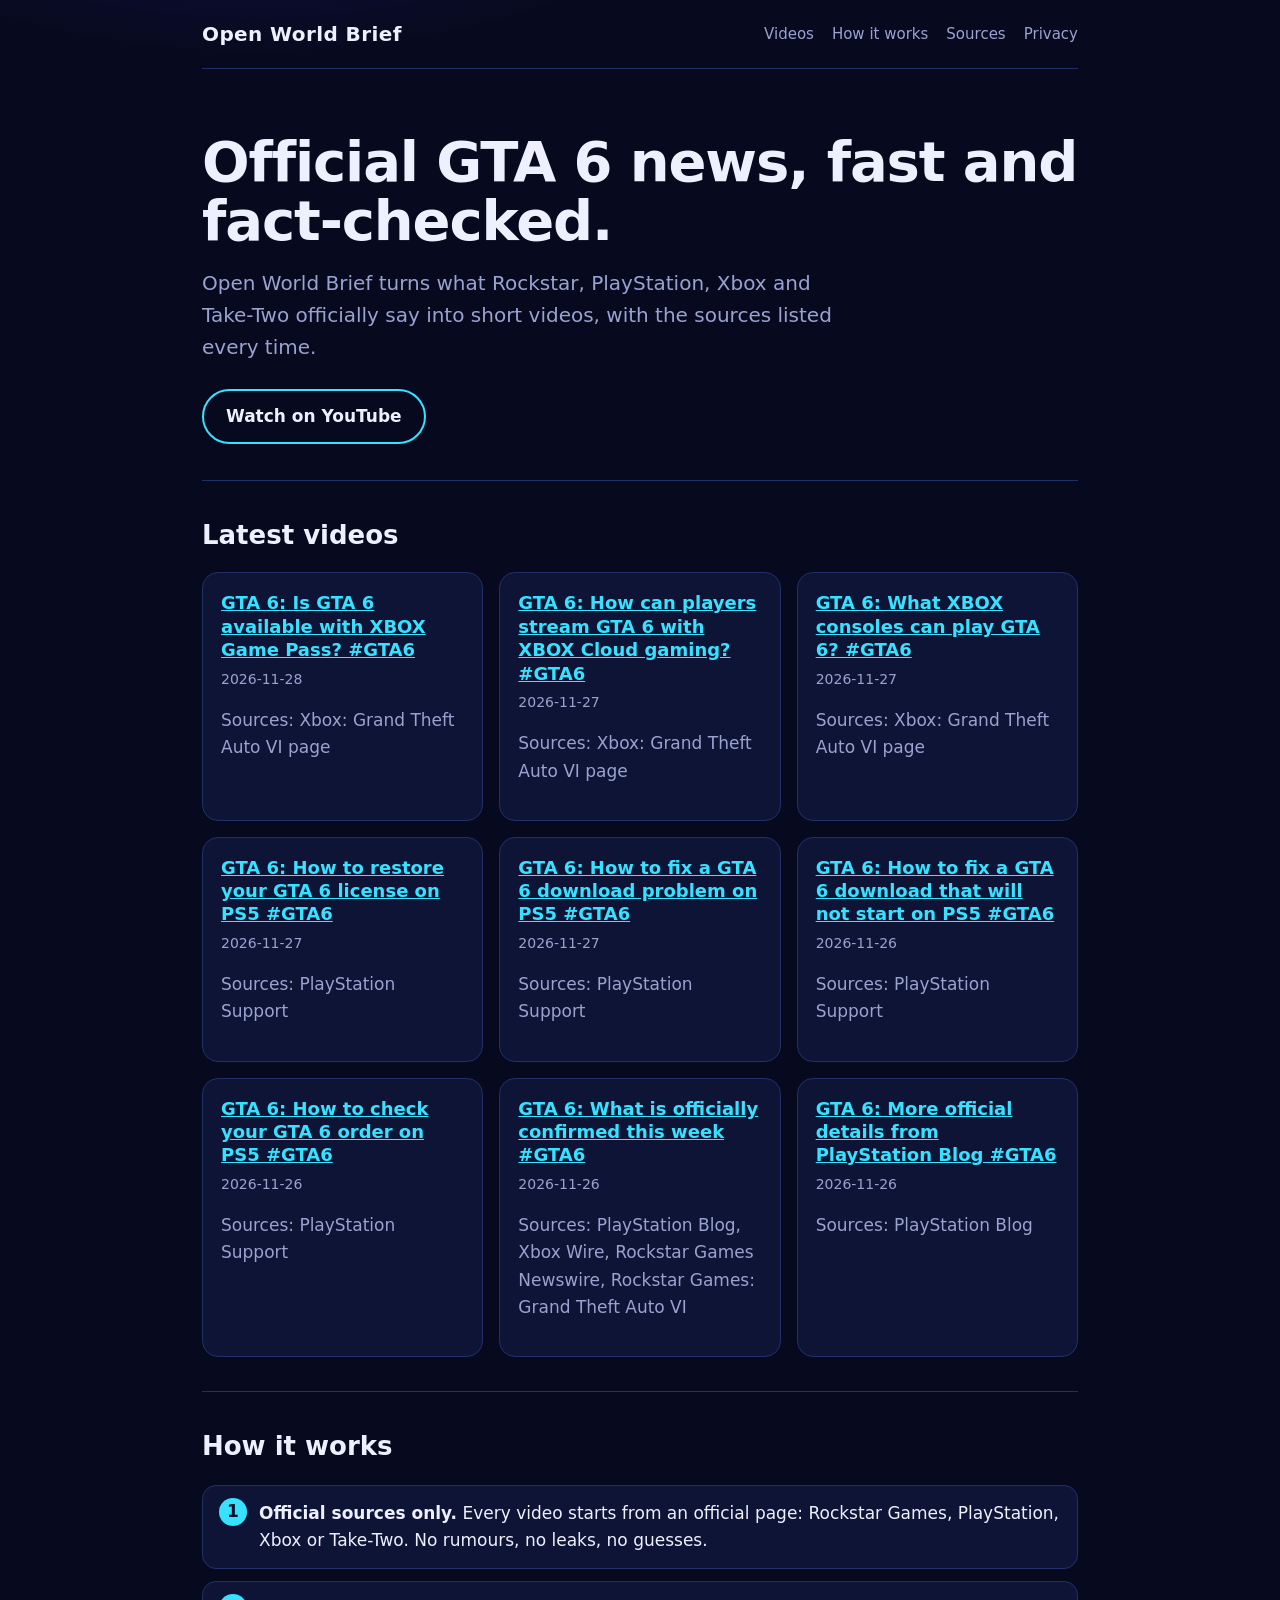
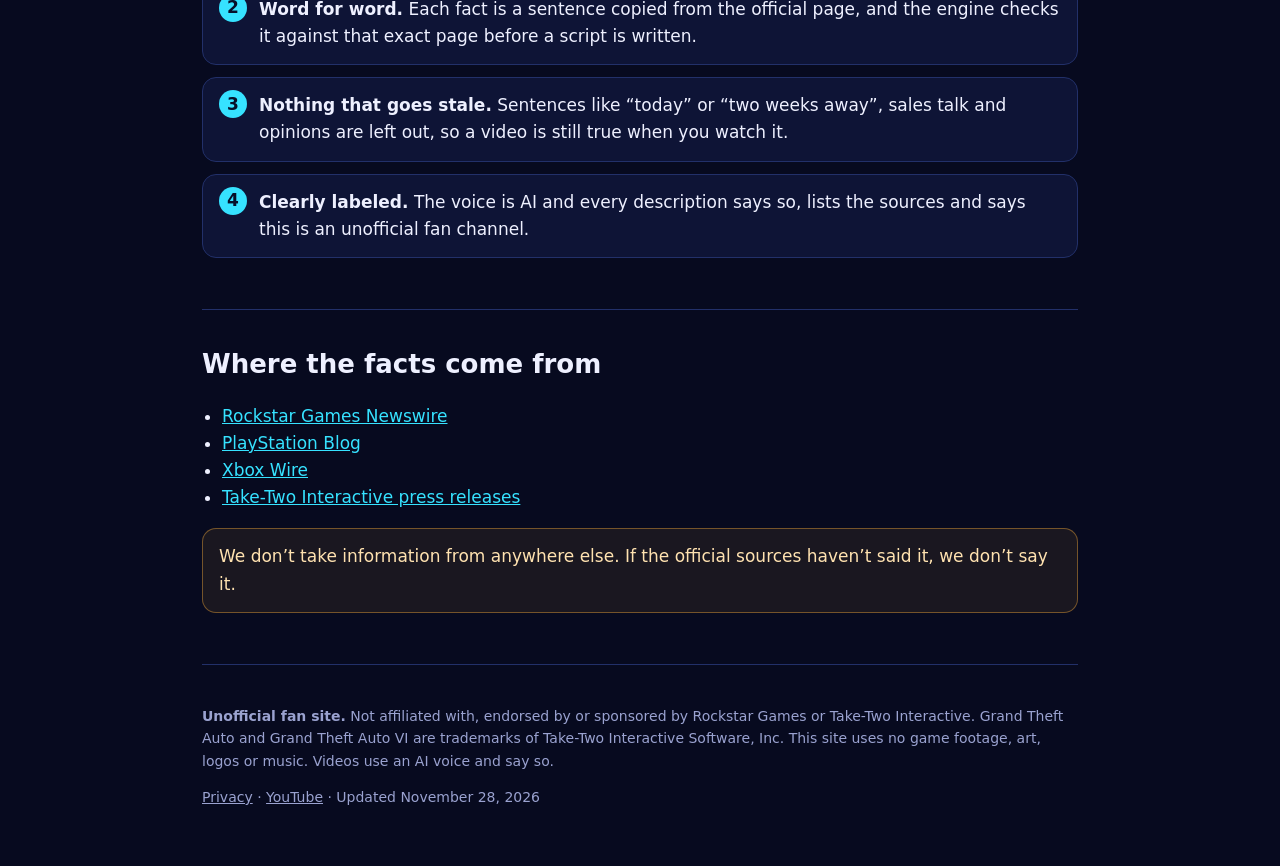
<file: index.html>
<!doctype html>
<html lang="en"><head><meta charset="utf-8"><meta name="viewport" content="width=device-width, initial-scale=1">
<title>Open World Brief: official GTA 6 news</title><meta name="description" content="Official GTA 6 news from Rockstar, PlayStation, Xbox and Take-Two, fact-checked against the official page. Unofficial fan site.">
<meta name="robots" content="index,follow"><link rel="stylesheet" href="style.css"></head>
<body><div class="wrap">
<header class="top"><a class="brand" href="index.html">Open World Brief</a>
<nav><a href="index.html#videos">Videos</a><a href="index.html#how">How it works</a><a href="index.html#sources">Sources</a><a href="privacy.html">Privacy</a></nav></header>

<div class="hero"><h1>Official GTA 6 news, fast and fact-checked.</h1>
<p>Open World Brief turns what Rockstar, PlayStation, Xbox and Take-Two officially say into short videos, with the sources listed every time.</p>
<a class="btn" href="https://www.youtube.com/@ScaleShiftFacts">Watch on YouTube</a></div>
<section id="videos"><h2>Latest videos</h2><div class="cards"><div class="card"><h3><a href="https://www.youtube.com/shorts/sqiMkClQEGc">GTA 6: Is GTA 6 available with XBOX Game Pass? #GTA6</a></h3><p class="meta">2026-11-28</p><p class="dim">Sources: Xbox: Grand Theft Auto VI page</p></div><div class="card"><h3><a href="https://www.youtube.com/shorts/wZl76_Iexsw">GTA 6: How can players stream GTA 6 with XBOX Cloud gaming? #GTA6</a></h3><p class="meta">2026-11-27</p><p class="dim">Sources: Xbox: Grand Theft Auto VI page</p></div><div class="card"><h3><a href="https://www.youtube.com/shorts/9ltOsps8m84">GTA 6: What XBOX consoles can play GTA 6? #GTA6</a></h3><p class="meta">2026-11-27</p><p class="dim">Sources: Xbox: Grand Theft Auto VI page</p></div><div class="card"><h3><a href="https://www.youtube.com/shorts/pQoeh9m0fOQ">GTA 6: How to restore your GTA 6 license on PS5 #GTA6</a></h3><p class="meta">2026-11-27</p><p class="dim">Sources: PlayStation Support</p></div><div class="card"><h3><a href="https://www.youtube.com/shorts/L_pAT8DnWhw">GTA 6: How to fix a GTA 6 download problem on PS5 #GTA6</a></h3><p class="meta">2026-11-27</p><p class="dim">Sources: PlayStation Support</p></div><div class="card"><h3><a href="https://www.youtube.com/shorts/VSR0Ca-rX_k">GTA 6: How to fix a GTA 6 download that will not start on PS5 #GTA6</a></h3><p class="meta">2026-11-26</p><p class="dim">Sources: PlayStation Support</p></div><div class="card"><h3><a href="https://www.youtube.com/shorts/8PmZAbajj-w">GTA 6: How to check your GTA 6 order on PS5 #GTA6</a></h3><p class="meta">2026-11-26</p><p class="dim">Sources: PlayStation Support</p></div><div class="card"><h3><a href="https://www.youtube.com/shorts/qqQHzHUcCKY">GTA 6: What is officially confirmed this week #GTA6</a></h3><p class="meta">2026-11-26</p><p class="dim">Sources: PlayStation Blog, Xbox Wire, Rockstar Games Newswire, Rockstar Games: Grand Theft Auto VI</p></div><div class="card"><h3><a href="https://www.youtube.com/shorts/x6cZjkYZSAo">GTA 6: More official details from PlayStation Blog #GTA6</a></h3><p class="meta">2026-11-26</p><p class="dim">Sources: PlayStation Blog</p></div></div></section>
<section id="how"><h2>How it works</h2><ol class="steps"><li><strong>Official sources only.</strong> Every video starts from an official page: Rockstar Games, PlayStation, Xbox or Take-Two. No rumours, no leaks, no guesses.</li><li><strong>Word for word.</strong> Each fact is a sentence copied from the official page, and the engine checks it against that exact page before a script is written.</li><li><strong>Nothing that goes stale.</strong> Sentences like “today” or “two weeks away”, sales talk and opinions are left out, so a video is still true when you watch it.</li><li><strong>Clearly labeled.</strong> The voice is AI and every description says so, lists the sources and says this is an unofficial fan channel.</li></ol></section>
<section id="sources"><h2>Where the facts come from</h2><ul class="plain"><li><a href="https://www.rockstargames.com/newswire">Rockstar Games Newswire</a></li><li><a href="https://blog.playstation.com/tag/grand-theft-auto-vi/">PlayStation Blog</a></li><li><a href="https://news.xbox.com/en-us/tag/grand-theft-auto-vi/">Xbox Wire</a></li><li><a href="https://ir.take2games.com/news-releases">Take-Two Interactive press releases</a></li></ul>
<p class="note">We don&rsquo;t take information from anywhere else. If the official sources haven&rsquo;t said it, we don&rsquo;t say it.</p></section>

<footer><p><strong>Unofficial fan site.</strong> Not affiliated with, endorsed by or sponsored by Rockstar Games or Take-Two Interactive.
Grand Theft Auto and Grand Theft Auto VI are trademarks of Take-Two Interactive Software, Inc. This site uses no game footage, art, logos or music.
Videos use an AI voice and say so.</p>
<p><a href="privacy.html">Privacy</a> &middot; <a href="https://www.youtube.com/@ScaleShiftFacts">YouTube</a> &middot; Updated November 28, 2026</p></footer>
</div></body></html>
</file>
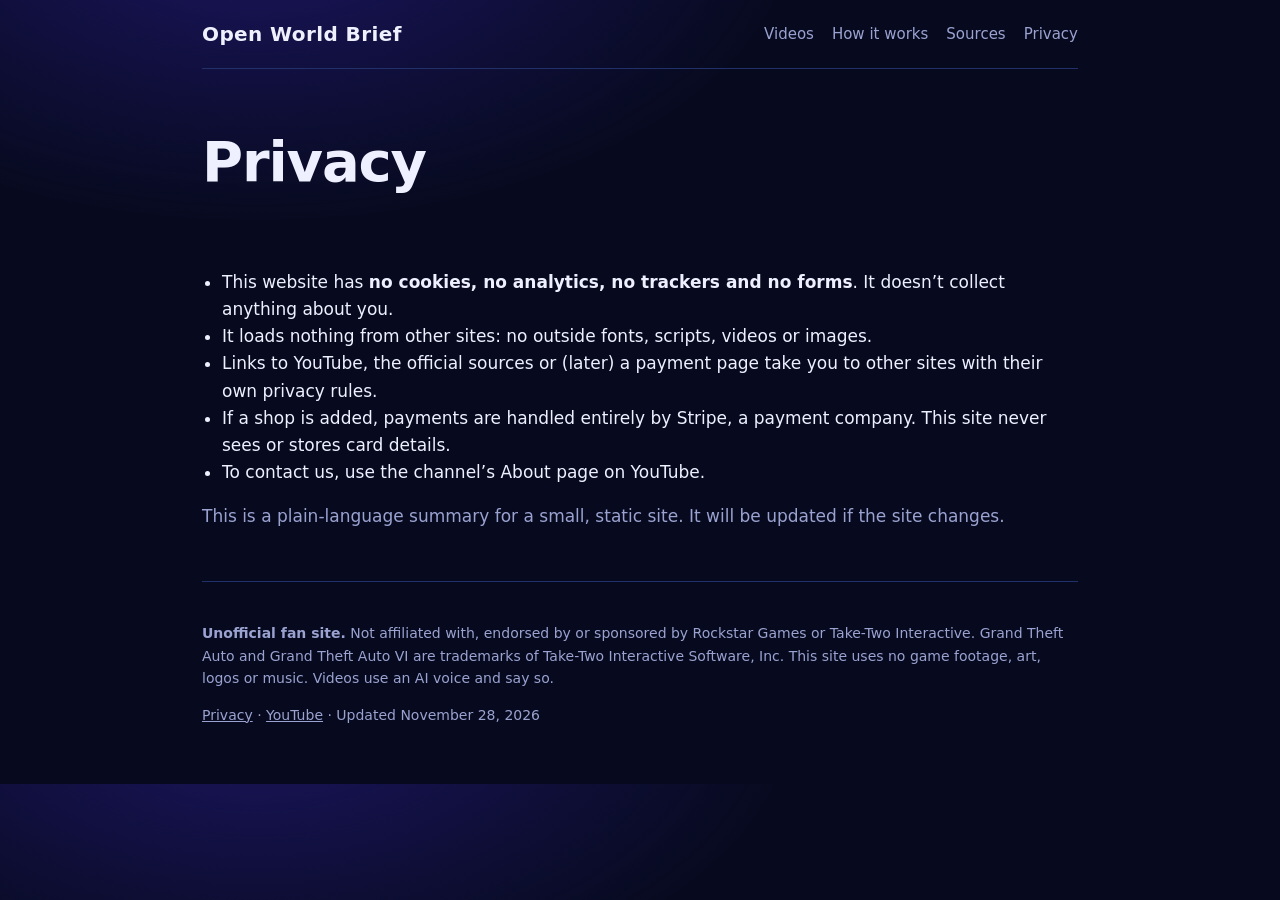
<file: privacy.html>
<!doctype html>
<html lang="en"><head><meta charset="utf-8"><meta name="viewport" content="width=device-width, initial-scale=1">
<title>Privacy: Open World Brief</title><meta name="description" content="Privacy information for this website.">
<meta name="robots" content="index,follow"><link rel="stylesheet" href="style.css"></head>
<body><div class="wrap">
<header class="top"><a class="brand" href="index.html">Open World Brief</a>
<nav><a href="index.html#videos">Videos</a><a href="index.html#how">How it works</a><a href="index.html#sources">Sources</a><a href="privacy.html">Privacy</a></nav></header>

<div class="hero" style="padding-bottom:10px"><h1>Privacy</h1></div>
<section style="border-top:0"><ul class="plain">
<li>This website has <strong>no cookies, no analytics, no trackers and no forms</strong>. It doesn&rsquo;t collect anything about you.</li>
<li>It loads nothing from other sites: no outside fonts, scripts, videos or images.</li>
<li>Links to YouTube, the official sources or (later) a payment page take you to other sites with their own privacy rules.</li>
<li>If a shop is added, payments are handled entirely by Stripe, a payment company. This site never sees or stores card details.</li>
<li>To contact us, use the channel&rsquo;s About page on YouTube.</li></ul>
<p class="dim">This is a plain-language summary for a small, static site. It will be updated if the site changes.</p></section>

<footer><p><strong>Unofficial fan site.</strong> Not affiliated with, endorsed by or sponsored by Rockstar Games or Take-Two Interactive.
Grand Theft Auto and Grand Theft Auto VI are trademarks of Take-Two Interactive Software, Inc. This site uses no game footage, art, logos or music.
Videos use an AI voice and say so.</p>
<p><a href="privacy.html">Privacy</a> &middot; <a href="https://www.youtube.com/@ScaleShiftFacts">YouTube</a> &middot; Updated November 28, 2026</p></footer>
</div></body></html>
</file>
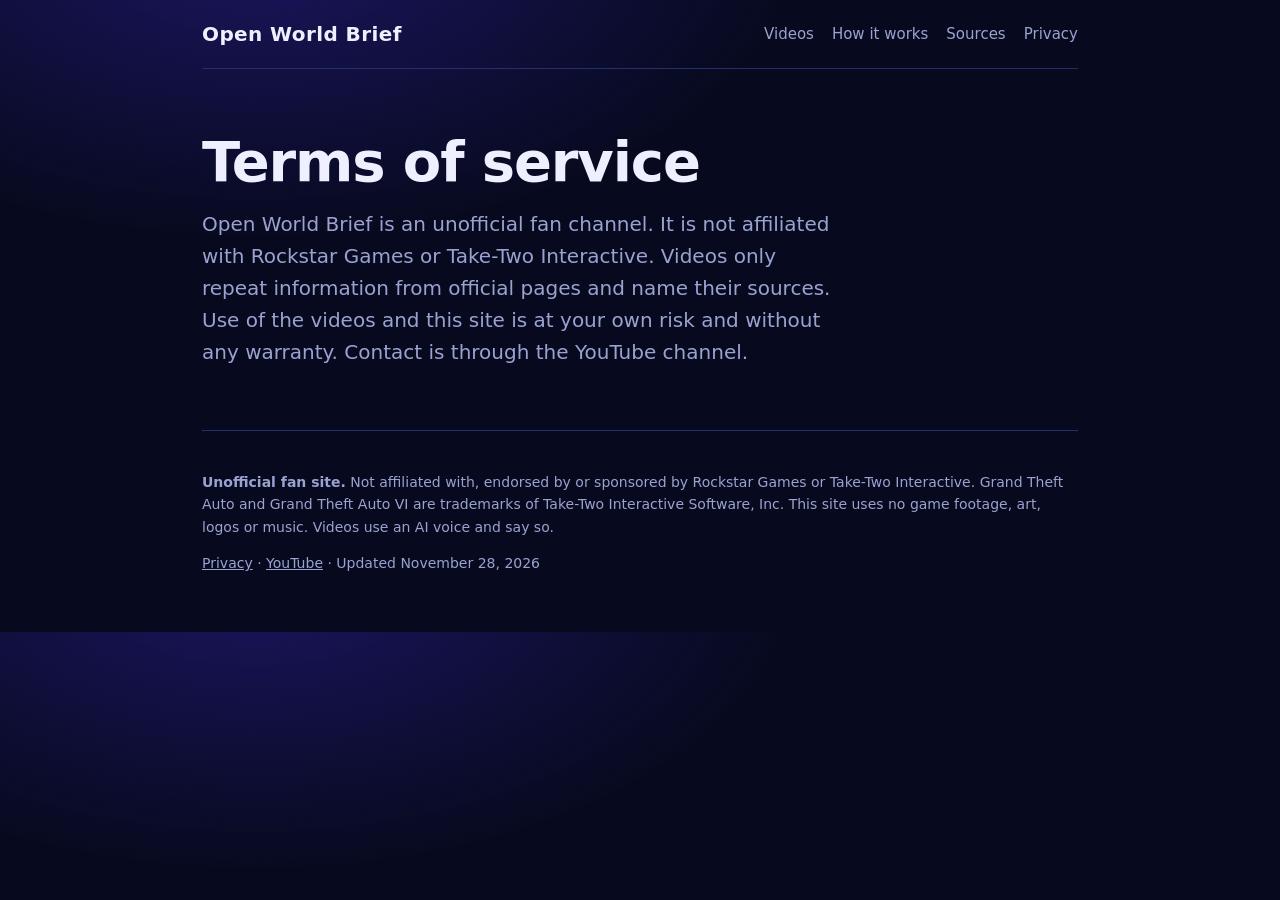
<file: terms.html>
<!doctype html>
<html lang="en"><head><meta charset="utf-8"><meta name="viewport" content="width=device-width, initial-scale=1">
<title>Terms of service</title><meta name="description" content="Terms of service.">
<meta name="robots" content="index,follow"><link rel="stylesheet" href="style.css"></head>
<body><div class="wrap">
<header class="top"><a class="brand" href="index.html">Open World Brief</a>
<nav><a href="index.html#videos">Videos</a><a href="index.html#how">How it works</a><a href="index.html#sources">Sources</a><a href="privacy.html">Privacy</a></nav></header>
<div class="hero"><h1>Terms of service</h1><p>Open World Brief is an unofficial fan channel. It is not affiliated with Rockstar Games or Take-Two Interactive. Videos only repeat information from official pages and name their sources. Use of the videos and this site is at your own risk and without any warranty. Contact is through the YouTube channel.</p></div>
<footer><p><strong>Unofficial fan site.</strong> Not affiliated with, endorsed by or sponsored by Rockstar Games or Take-Two Interactive.
Grand Theft Auto and Grand Theft Auto VI are trademarks of Take-Two Interactive Software, Inc. This site uses no game footage, art, logos or music.
Videos use an AI voice and say so.</p>
<p><a href="privacy.html">Privacy</a> &middot; <a href="https://www.youtube.com/@ScaleShiftFacts">YouTube</a> &middot; Updated November 28, 2026</p></footer>
</div></body></html>
</file>
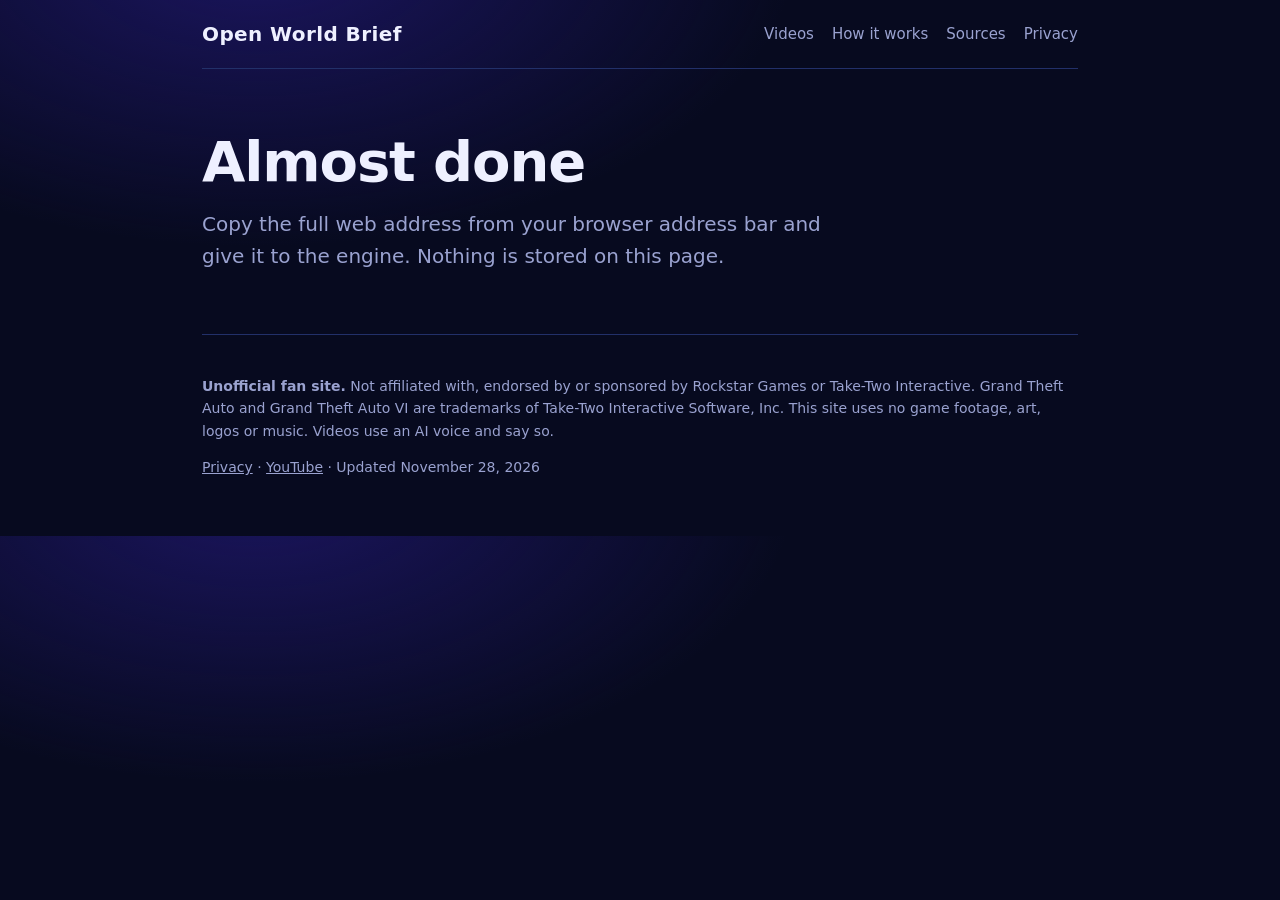
<file: tiktok-callback.html>
<!doctype html>
<html lang="en"><head><meta charset="utf-8"><meta name="viewport" content="width=device-width, initial-scale=1">
<title>Connected</title><meta name="description" content="Sign-in finished.">
<meta name="robots" content="index,follow"><link rel="stylesheet" href="style.css"></head>
<body><div class="wrap">
<header class="top"><a class="brand" href="index.html">Open World Brief</a>
<nav><a href="index.html#videos">Videos</a><a href="index.html#how">How it works</a><a href="index.html#sources">Sources</a><a href="privacy.html">Privacy</a></nav></header>
<div class="hero"><h1>Almost done</h1><p>Copy the full web address from your browser address bar and give it to the engine. Nothing is stored on this page.</p></div>
<footer><p><strong>Unofficial fan site.</strong> Not affiliated with, endorsed by or sponsored by Rockstar Games or Take-Two Interactive.
Grand Theft Auto and Grand Theft Auto VI are trademarks of Take-Two Interactive Software, Inc. This site uses no game footage, art, logos or music.
Videos use an AI voice and say so.</p>
<p><a href="privacy.html">Privacy</a> &middot; <a href="https://www.youtube.com/@ScaleShiftFacts">YouTube</a> &middot; Updated November 28, 2026</p></footer>
</div></body></html>
</file>
<file: style.css>
:root { --bg:#070a1f; --panel:#0e1436; --line:#223069; --text:#eef0ff; --dim:#9aa2d0; --accent:#36e2ff; --warm:#ffb13b; }
* { box-sizing: border-box; }
html { color-scheme: dark; }
body { margin:0; background:var(--bg); color:var(--text); font:17px/1.6 "Segoe UI Variable Text","Segoe UI",system-ui,-apple-system,sans-serif;
       background-image: radial-gradient(900px 500px at 20% -10%, #1b1560 0%, transparent 60%); }
a { color:var(--accent); } a:hover { color:#fff; }
.wrap { max-width: 920px; margin: 0 auto; padding: 0 22px; }
header.top { display:flex; align-items:center; justify-content:space-between; gap:16px; padding:18px 0; border-bottom:1px solid var(--line); flex-wrap:wrap; }
.brand { font-weight:800; font-size:20px; letter-spacing:.02em; color:var(--text); text-decoration:none; }
nav a { margin-left:18px; color:var(--dim); text-decoration:none; font-size:15px; } nav a:hover { color:var(--text); }
.hero { padding:64px 0 36px; }
.hero h1 { font-size: clamp(34px, 6vw, 56px); line-height:1.05; margin:0 0 16px; letter-spacing:-.02em; }
.hero p { font-size:20px; color:var(--dim); max-width: 640px; margin:0 0 26px; }
.btn { display:inline-block; padding:12px 22px; border-radius:999px; border:2px solid var(--accent); color:var(--text); text-decoration:none; font-weight:700; }
.btn:hover { background:#36e2ff22; color:#fff; }
section { padding: 34px 0; border-top:1px solid var(--line); }
section h2 { margin:0 0 16px; font-size:26px; }
.cards { display:grid; grid-template-columns: repeat(auto-fill, minmax(260px, 1fr)); gap:16px; }
.card { background:var(--panel); border:1px solid var(--line); border-radius:16px; padding:18px; }
.card h3 { margin:0 0 6px; font-size:18px; line-height:1.3; } .card .meta { color:var(--dim); font-size:14px; margin:0 0 10px; }
.steps { counter-reset: s; list-style:none; padding:0; display:grid; gap:12px; }
.steps li { counter-increment: s; background:var(--panel); border:1px solid var(--line); border-radius:14px; padding:14px 16px 14px 56px; position:relative; }
.steps li::before { content: counter(s); position:absolute; left:16px; top:12px; width:28px; height:28px; border-radius:50%; background:var(--accent); color:#06102a; font-weight:800; display:grid; place-items:center; }
.note { background:#ffb13b14; border:1px solid #ffb13b66; border-radius:14px; padding:14px 16px; color:#ffe2b0; }
ul.plain { padding-left:20px; } .dim { color:var(--dim); }
footer { border-top:1px solid var(--line); padding:26px 0 44px; color:var(--dim); font-size:14px; }
footer a { color:var(--dim); }
@media (max-width: 560px) { nav a { margin-left:12px; } .hero { padding-top:40px; } }
</file>
